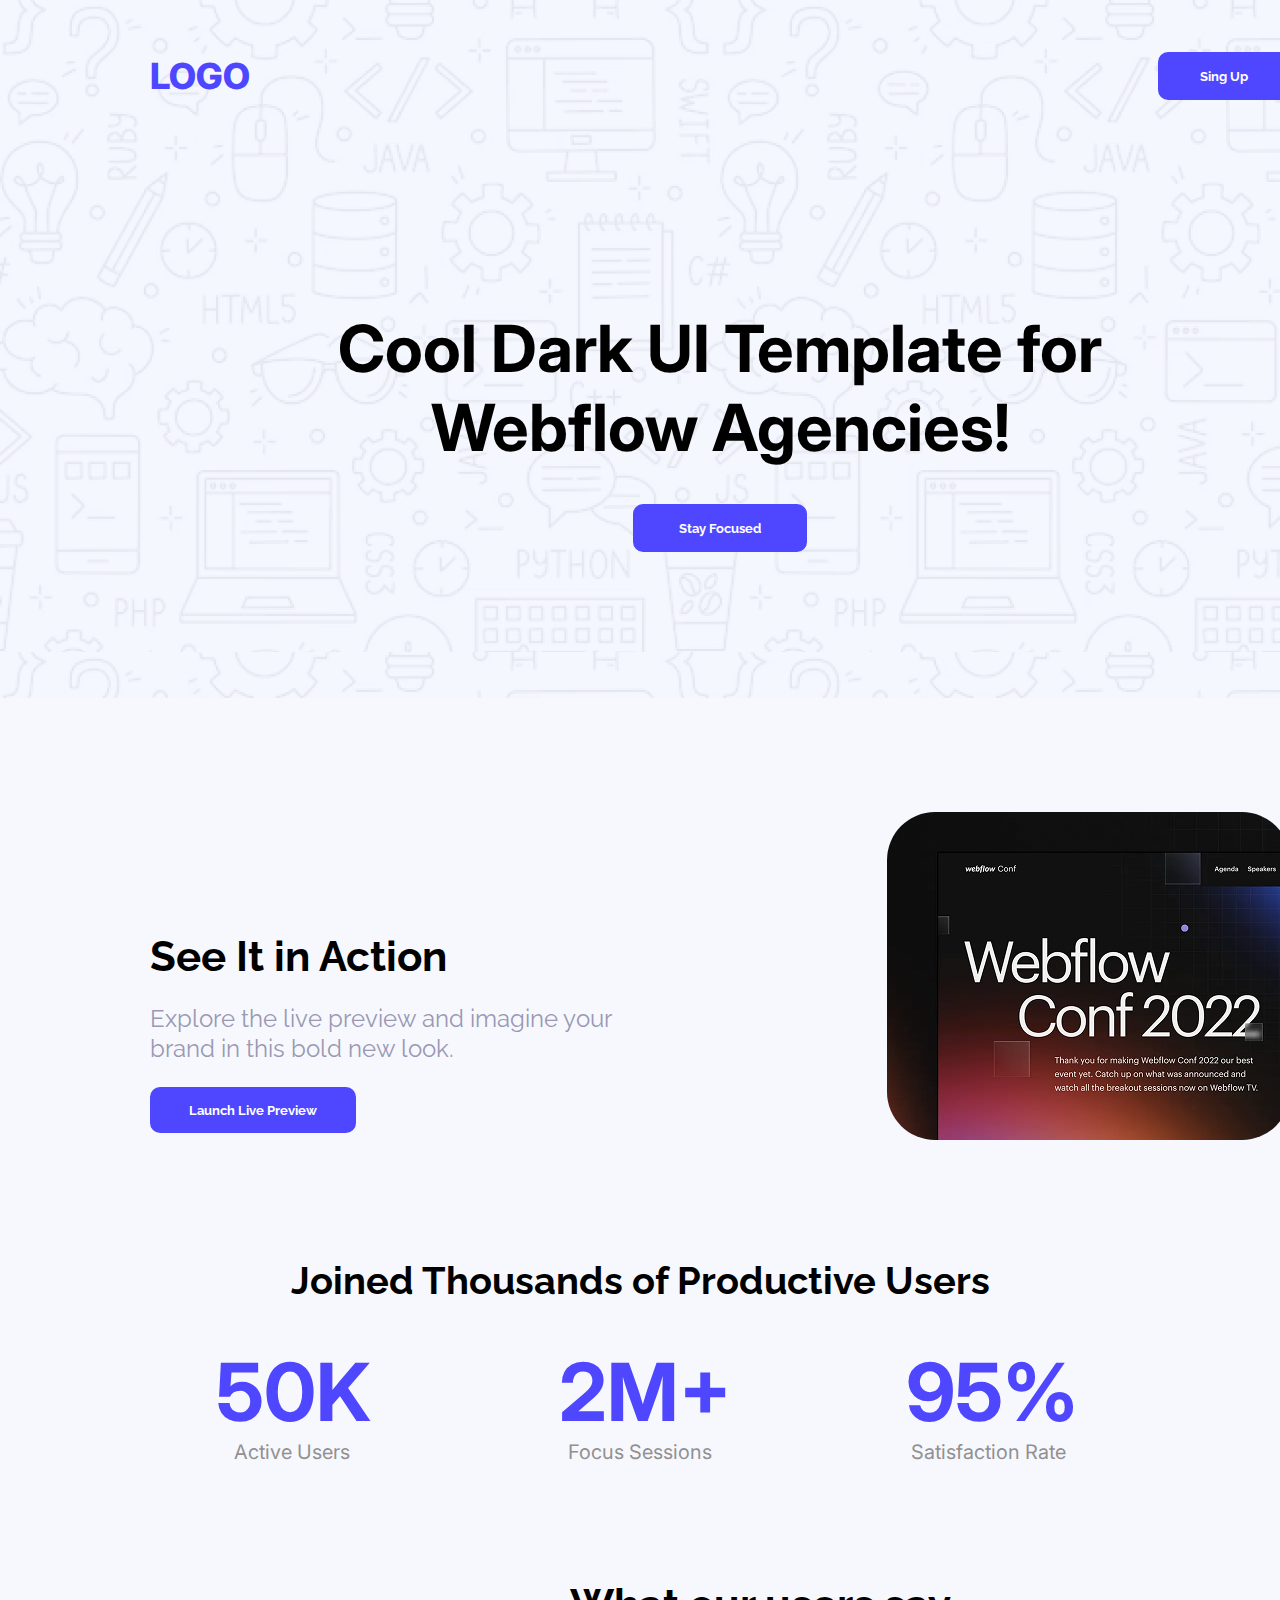
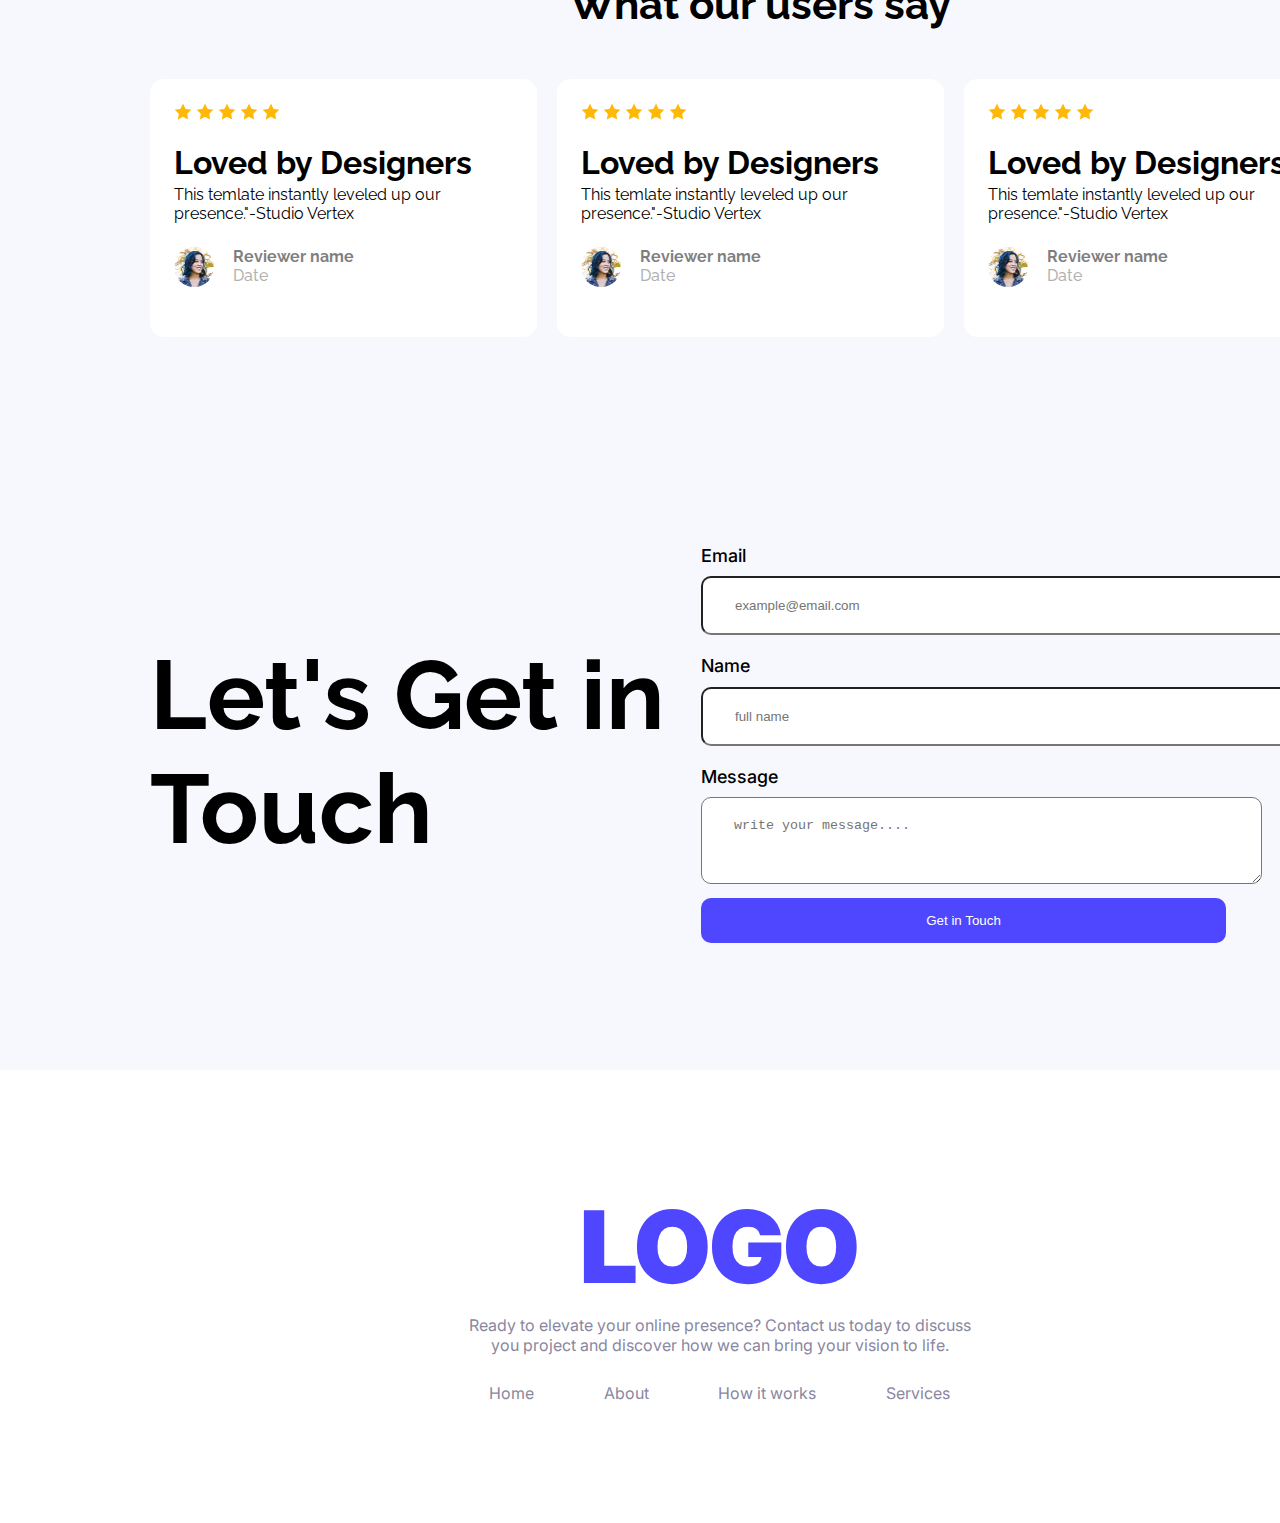
<file: index.html>
<!DOCTYPE html>
<html lang="en">
<head>
    <meta charset="UTF-8">
    <meta name="viewport" content="width=device-width, initial-scale=1.0">
    <title>My Portfolio</title>
    <link rel="preconnect" href="https://fonts.googleapis.com">
<link rel="preconnect" href="https://fonts.gstatic.com" crossorigin>
<link href="https://fonts.googleapis.com/css2?family=Inter:ital,opsz,wght@0,14..32,100..900;1,14..32,100..900&family=Raleway:ital,wght@0,100..900;1,100..900&display=swap" rel="stylesheet">
    <link rel="stylesheet" href="CSS/style.css">
</head>
<body>
    <header class="header">
        
        <nav>
            <ul>
                <li><a href="" class="inter-intu">LOGO</a></li>
                <li><button class="raleway-raleweee">Sing Up</button></li>
            </ul>
        </nav>

        <div class="banner-content">
            <h4 class="banner-head inter-intu">Cool Dark UI Template for Webflow Agencies!</h4>

            <button class="banner-button raleway-raleweee">
                Stay Focused
            </button>

        </div>
        

    </header>
    <main>

        <section class="p2s1-content">
           <div class="p2s1-div1">

            <h3 class="raleway-raleweee p2s1-head">See It in Action</h3>

            <p class="p2s1-description raleway-raleweee">Explore the live preview and imagine your brand in this bold new look.</p>

            <button class="p2s1-button raleway-raleweee">Launch Live Preview</button>
            </div>

            <div class="p2s1-div2">
                    <img class="p2s1-image" src="Assets/wc-mini.png" alt="">
            </div>

        </section>

        <section class="p2s2-content">

            <h2 class="p2s2-head raleway-raleweee">Joined Thousands of Productive Users</h2>
            
            <div class="center-div1">


                <h2 class="bolded-text inter-intu">50K</h2>
                <h2 class="bolded-text inter-intu">2M+</h2>
                <h2 class="bolded-text inter-intu">95%</h2>

            </div>
            
            <div class="center-div2">

                <p class="sub-text inter-intu">Active Users</p>
                <p class="sub-text inter-intu">Focus Sessions</p>
                <p class="sub-text inter-intu">Satisfaction Rate</p>
            
            </div>
        </section>

        <section class="review-content raleway-raleweee">

            <h2 class="review-head">What our users say</h2>
            <div class="allReview">

                
                <div class="review">
                    
                    <div class="star">
                        <img src="Assets/icon-star.png" alt="">
                        <img src="Assets/icon-star.png" alt="">
                        <img src="Assets/icon-star.png" alt="">
                        <img src="Assets/icon-star.png" alt="">
                        <img src="Assets/icon-star.png" alt="">
                    </div>
                    <h1 class="lvd-by-d">Loved by Designers</h1>

                    <article class="review-article">This temlate instantly leveled up our presence."-Studio Vertex</article>

                    <div class="user-profile">
                        
                        <img class="reviewer-img" src="Assets/avatar.png" alt="">
                        
                        <div class="username-date">
                            
                            <p style="opacity: 50%;">Reviewer name</p>
                            <p style="opacity: 30%; font-weight: 500;">Date</p>
                        </div>
                        
                    </div>
                    
                </div>
                <!--  -->
                 <div class="review">
                    
                    <div class="star">
                        <img src="Assets/icon-star.png" alt="">
                        <img src="Assets/icon-star.png" alt="">
                        <img src="Assets/icon-star.png" alt="">
                        <img src="Assets/icon-star.png" alt="">
                        <img src="Assets/icon-star.png" alt="">
                    </div>
                    <h1 class="lvd-by-d">Loved by Designers</h1>

                    <article class="review-article">This temlate instantly leveled up our presence."-Studio Vertex</article>

                    <div class="user-profile">
                        
                        <img class="reviewer-img" src="Assets/avatar.png" alt="">
                        
                        <div class="username-date">
                            
                            <p style="opacity: 50%;">Reviewer name</p>
                            <p style="opacity: 30%; font-weight: 500;">Date</p>
                        </div>
                        
                    </div>
                    
                </div>
                <!--  -->
                 <div class="review">
                    
                    <div class="star">
                        <img src="Assets/icon-star.png" alt="">
                        <img src="Assets/icon-star.png" alt="">
                        <img src="Assets/icon-star.png" alt="">
                        <img src="Assets/icon-star.png" alt="">
                        <img src="Assets/icon-star.png" alt="">
                    </div>
                    <h1 class="lvd-by-d">Loved by Designers</h1>

                    <article class="review-article">This temlate instantly leveled up our presence."-Studio Vertex</article>

                    <div class="user-profile">
                        
                        <img class="reviewer-img" src="Assets/avatar.png" alt="">
                        
                        <div class="username-date">
                            
                            <p style="opacity: 50%;">Reviewer name</p>
                            <p style="opacity: 30%; font-weight: 500;">Date</p>
                        </div>
                        
                    </div>
                    
                </div>
                
            </div>
            
        </section>

        <section class="form-content ">
            <div class="form-div1">
                
                <h2 class="form-head raleway-raleweee">Let's Get in Touch</h2>

            </div>

            <div class="form-div2">

              <form >

                <div class="form-main inter-intu">

                    
                    <label for="email">Email</label>
                    <input type="email" size="63" placeholder="example@email.com" id="email">
                    
                    <label for="name">Name</label>
                    <input type="text" size="63" placeholder="full name" id="name">
                    
                    <label for="message">Message</label>
                    <textarea cols="60" placeholder="write your message...." id="message" rows="3"></textarea>
                    
                </div>
                <input class="form-button" type="submit" value="Get in Touch">
              </form>

            </div>
        </section>

    </main>

    <footer>
        <section class="last-work">

            <div class="inter-intu center-logo">
                <div class="first-div">
                    <h4 class="headL">LOGO</h4>
                    <p class="desci">Ready to elevate your online presence? Contact us today to discuss you project and discover how we can bring your vision to life.</p>
                </div>

                <div class="second-div">
                    <p class="last-last">Home</p>
                    <p class="last-last">About</p>
                    <p class="last-last">How it works</p>
                    <p class="last-last">Services</p>
                </div>
            </div>

        </section>
    </footer>
</body>
</html>
</file>
<file: CSS/style.css>
*{
    margin: 0;
    padding: 0;
}
body{
    background-color: #F6F8FE;
}
.header{
    
    height: 300px;
    background-image: url('Hero-bg.png');
    width: 1440px;
    height: 698px;

}
nav ul{
    margin: 0 auto;
    display: flex;
    justify-content: space-between;
    align-items: center;
    width: 1140px;
    height: 151px;
    padding-left: 0;
    margin-bottom: 158px;

}
nav li a{
    text-decoration: none;
    font-size: 36px;
    color: #4E47FF;
    

}
nav li{
    list-style: none;
    
    
    
}
nav li button{
    background-color: #4E47FF;
    color: #ffffff;
    border-radius: 10px ;
    border: solid #4E47FF;
    padding: 12px 36px;
    width: 132px;
    height: 48px;
    
}
/* Font adding */
.raleway-raleweee {
  font-family: "Raleway", sans-serif;
  font-optical-sizing: auto;
  font-weight: bold;
  font-style: normal;
}

.inter-intu {
  font-family: "Inter", sans-serif;
  font-optical-sizing: auto;
  font-weight: 800;
  font-style: normal;
}
.banner-content{
    margin:  auto;
    text-align: center;
    width: 905px;
    height: 152px;
    margin-bottom: 37px;
}
.banner-head{
    font-weight: bold;
    font-size: 65px;
    margin-bottom: 37px;
}
.banner-button{
    background-color: #4E47FF;
    color: #ffffff;
    border-radius: 10px ;
    border: solid #4E47FF;
    padding: 12px 36px;
    width: 174px;
    height: 48px;
    
}
.p2s1-content{
    display: flex;
    justify-content: space-between;
    align-items: center;
    width: 1140px;
    height: 328px;
    margin: 116px 150px;

}
.p2s1-image{
    border-radius: 48px;
    width: 403px;
}
.p2s1-head{
    font-size: bold;
    font-size: 42px;
    margin-bottom: 23px;
}

.p2s1-description{
    font-size: 24px;
    margin-bottom: 23px;
    color: #9a98b3;
    line-height: 30px;
    width: 517px;
    height: 60px;
    font-weight: 400;

    
}
.p2s1-div1{
    
    width: 517px;
    height: 293px;
    margin-top: 200px;
}
.p2s1-button{
    background-color: #4E47FF;
    color: #ffffff;
    border-radius: 10px ;
    border: solid #4E47FF;
    padding: 12px 36px;
    font-size: 13.33333px;
}
.p2s2-content{
    margin: 0 150px 116px 150px;
    padding: 0 auto;
}
.center-div1{
    display: flex;
    text-align: center;
    justify-content: space-between;
    width: 856px;
    height: 97px;
    margin: 0 auto;
}
.center-div2{
    display: flex;
    text-align: center;
    justify-content: space-between;
    width: 856px;
    height: 24px;
    margin: 0 auto;
}
.p2s2-head{
    margin: 0 auto;
    font-weight: bold;
    font-size: 38px;
    text-align: center;
    width: 856px;
    height: 45px;
    margin-bottom: 40px;
}
.bolded-text{
    width: 162px;
    height: 97px;
    font-size: 80px;
    font-weight: bold;
    color: #4E47FF;
    
}
.sub-text{
    font-weight: 400;
    width: 160px;
    height: 24px;
    font-size: 20px;
    color: hsl(0, 1%, 57%);

}
.review-content{
    width: 1220.8px;
    height: 342px;
    margin: 0 150px 116px 150px ;

}
.review-head{
    font-weight: bold;
    font-size: 42px;
    text-align: center;
    margin-bottom: 50px;

}
.allReview{
    display: flex;
    
}
.review{
    background-color: #ffffff;
    padding: 24px;
    border-radius: 14px;
    width: 366.67px;
    height: 210px;
    margin-right: 20px;
}
.star{
    margin-bottom: 24px;
}
.lvd-by-d{
    font-weight: bold;
    line-height: 29px;
    margin-bottom: 8px;
}
.review-article{
    font-weight: 400;
    margin-bottom: 24px;
}

.user-profile{
    display: flex;
    justify-content: space-between;
}
.reviewer-img{
    border-radius: 50%;
    width: 40px;
    height: 40px;
}
.username-date{
    width: 280px;
    height: 46px;
}
.form-content{
    width: 1140px;
    height: 632px;
    margin: 0 150px 0 150px;
    display: flex;
    justify-content: space-between;
    align-items: center;
}
.form-head{
    font-weight: bold;
    font-size: 97px;
    width: 528px;
    height: 232px;


}
input{
    padding: 20px 32px;
    border-radius: 10px;
    margin-bottom: 20px;
    

}
label{
    font-size: 18px;
    font-weight: 500;
    line-height: 120%;
    margin-bottom: 10px;
}
textarea{
    padding: 20px 32px;
    border-radius: 10px;
    margin-bottom: 10px;
    
}
form .form-main label{
    display: block;
}
.form-main{
    
}
.form-button{
    background-color: #4E47FF;
    color: #ffffff;
    border-radius: 10px ;
    border: solid #4E47FF;
    padding: 12px 36px;
    font-size: 13.33333px;
    width: 525px;
}


.last-work{
    background-color: #ffffff;
}
.headL{
    font-weight: 900;
    margin-bottom: 8px;
    font-size: 100px;
    color: #4E47FF;

}
.center-logo{
    padding: 116px 454px;
    text-align: center;
    width: 531px;
    height: 221px;
}
.first-div{
    height: 177px;
    margin-bottom: 20px;
}
.second-div{
    display: flex;
    justify-content: space-around;
}
.desci{
    font-weight: 400;
    color: #8987A1;
}
.last-last{
    font-weight: 400;
    color: #8987A1;
}
</file>
